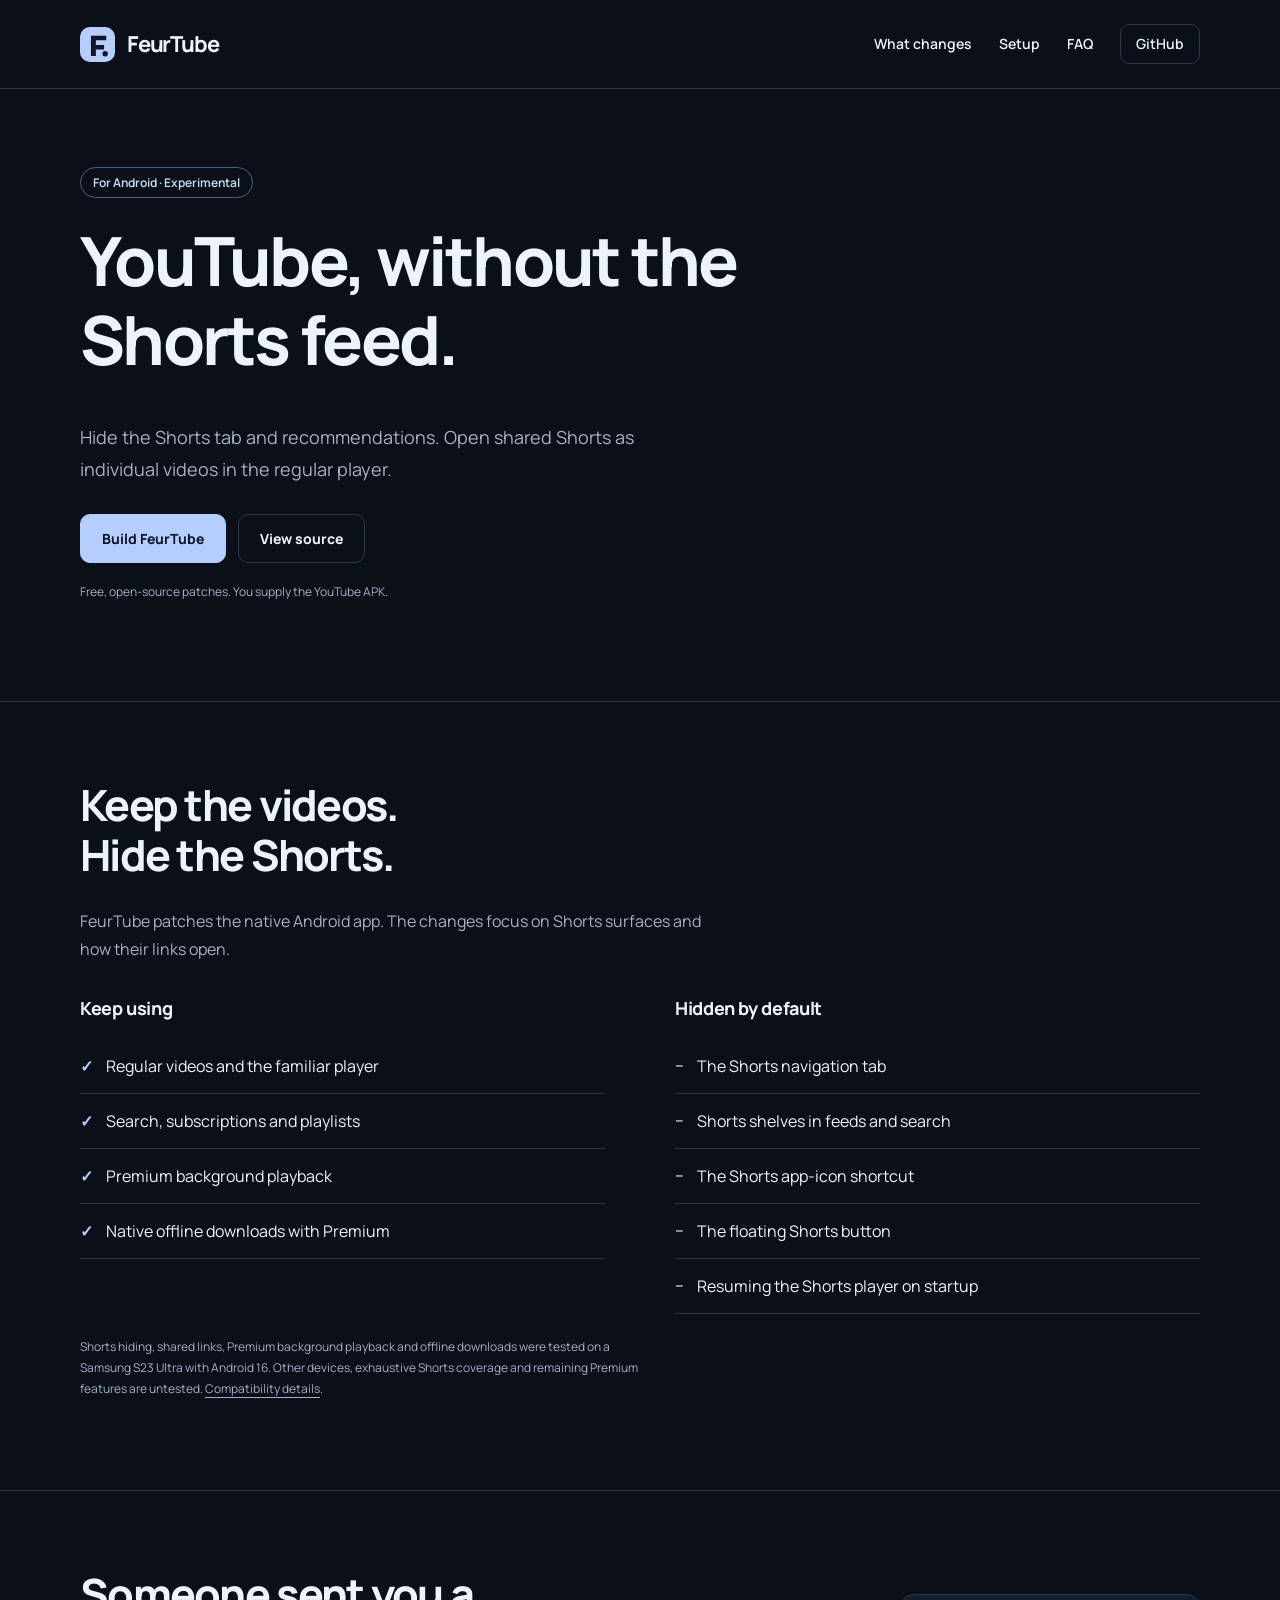
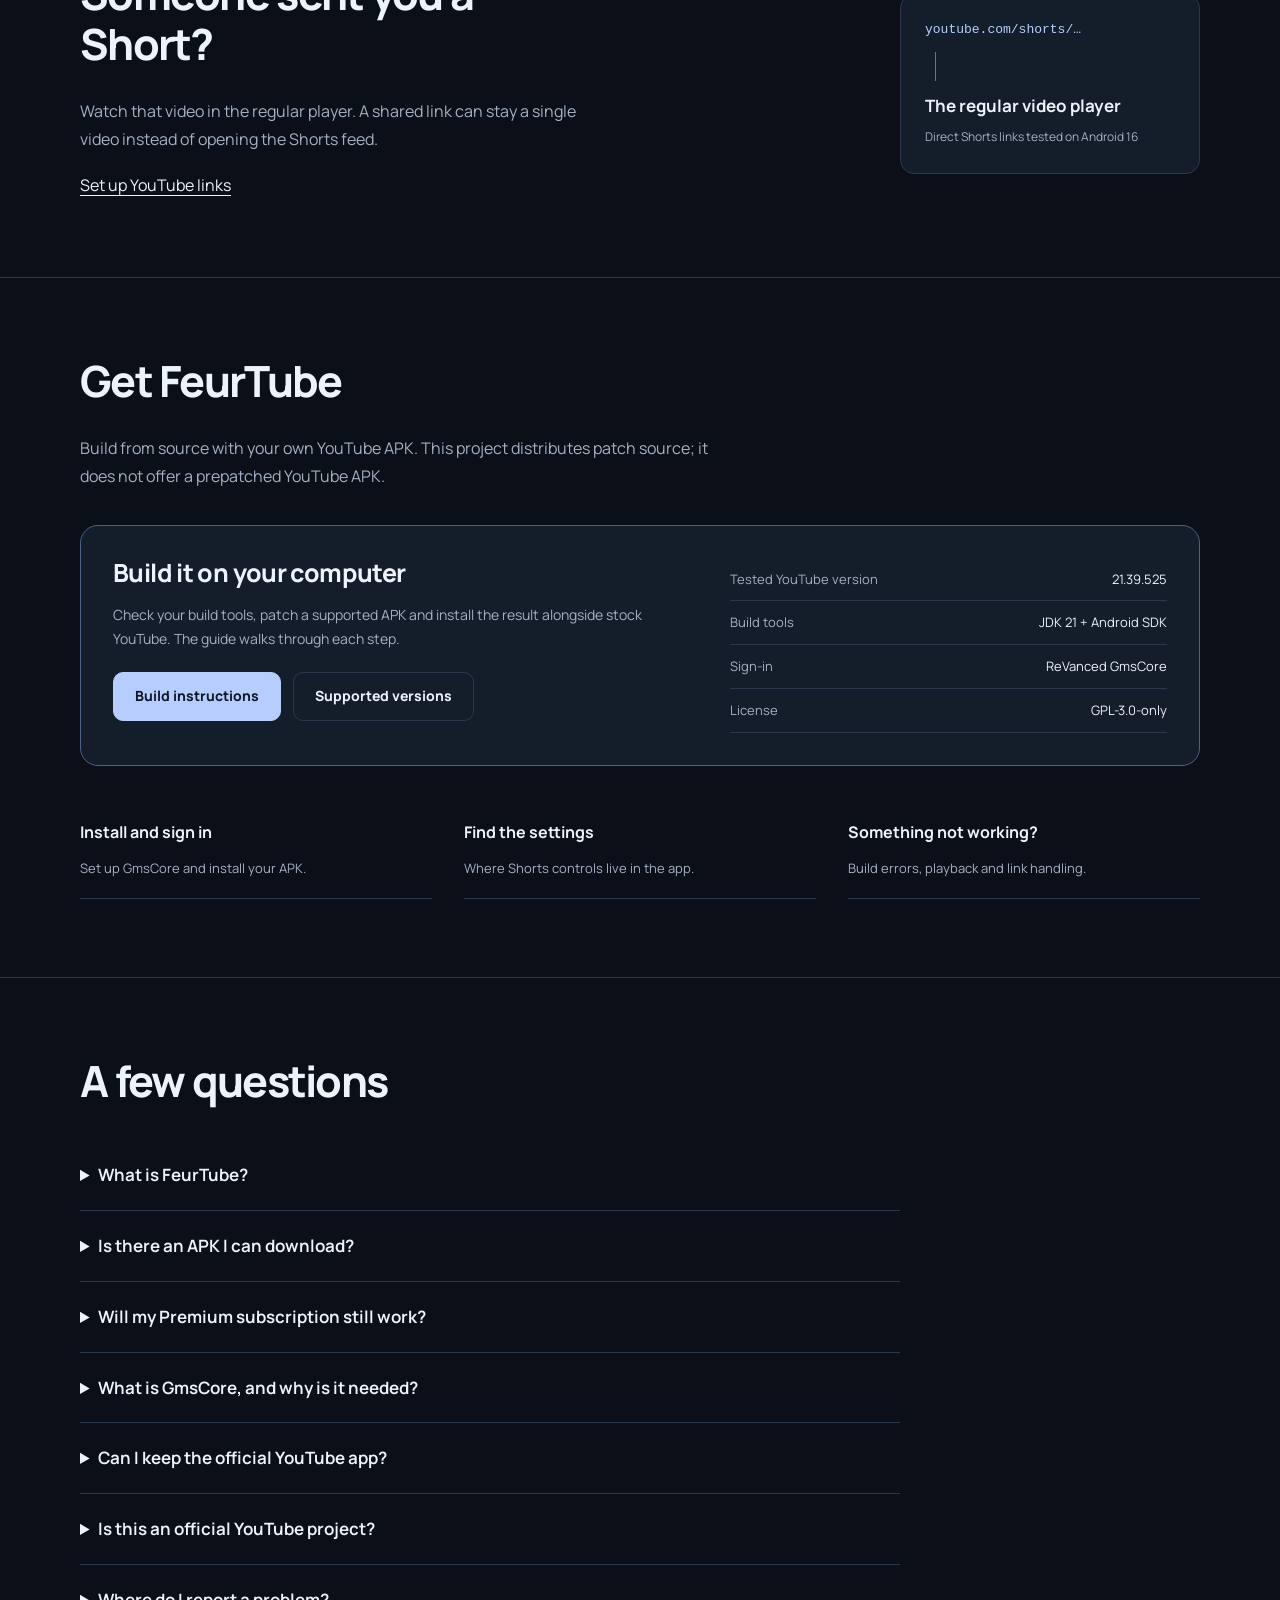
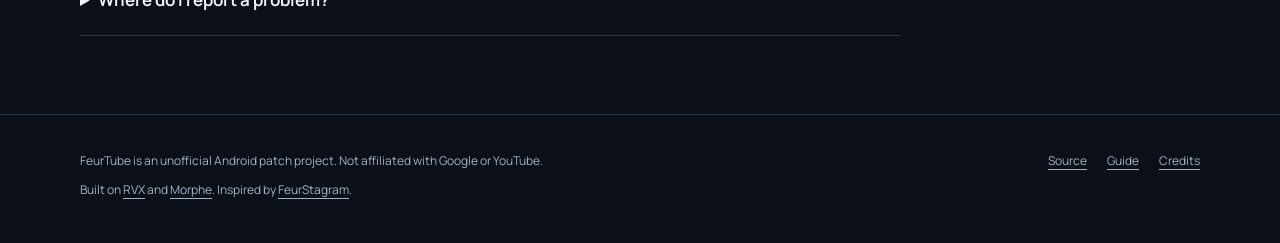
<file: site/index.html>
<!doctype html>
<html lang="en">
<head>
  <meta charset="utf-8">
  <meta name="google-site-verification" content="E7gpkN8gP3_OJNe2tHcr9sMkawAEkk4DOzpvRHQS8fg" />
  <meta name="viewport" content="width=device-width, initial-scale=1">
  <title>FeurTube — YouTube without the Shorts feed</title>
  <meta name="description" content="Hide YouTube Shorts on Android and open shared Shorts in the regular player. FeurTube is an experimental, open-source patch project.">
  <link rel="canonical" href="https://sal0-h.github.io/feurtube/">
  <meta property="og:title" content="FeurTube — YouTube without the Shorts feed">
  <meta property="og:description" content="Regular videos, subscriptions and playlists. Shared Shorts in the regular player. An open-source Android patch project.">
  <meta property="og:type" content="website">
  <meta property="og:url" content="https://sal0-h.github.io/feurtube/">
  <meta property="og:image" content="https://sal0-h.github.io/feurtube/assets/social.png">
  <meta property="og:image:width" content="1200">
  <meta property="og:image:height" content="630">
  <meta property="og:image:alt" content="FeurTube. YouTube without the Shorts feed.">
  <meta name="twitter:card" content="summary_large_image">
  <meta name="theme-color" content="#0b1018">
  <link rel="icon" href="assets/icon.svg" type="image/svg+xml">
  <link rel="stylesheet" href="assets/site.css">
</head>
<body>
  <a class="skip" href="#main">Skip to content</a>
  <header class="site-header"><div class="wrap header-inner">
    <a class="brand" href="./"><img src="assets/icon.svg" width="35" height="35" alt="">FeurTube</a>
    <nav class="nav" aria-label="Main navigation"><a class="wide-only" href="#changes">What changes</a><a href="guide.html">Setup</a><a href="#faq">FAQ</a><a class="source-link" href="https://github.com/sal0-h/feurtube">GitHub</a></nav>
  </div></header>
  <main id="main">
    <section class="wrap hero">
      <div class="hero-copy">
        <span class="tag">For Android · Experimental</span>
        <h1>YouTube, without the Shorts feed.</h1>
        <p>Hide the Shorts tab and recommendations. Open shared Shorts as individual videos in the regular player.</p>
        <div class="actions"><a class="button primary" href="guide.html#build">Build FeurTube</a><a class="button" href="https://github.com/sal0-h/feurtube">View source</a></div>
        <p class="small">Free, open-source patches. You supply the YouTube APK.</p>
      </div>
    </section>
    <section class="section" id="changes"><div class="wrap">
      <div class="section-head"><h2>Keep the videos.<br>Hide the Shorts.</h2><p>FeurTube patches the native Android app. The changes focus on Shorts surfaces and how their links open.</p></div>
      <div class="feature-ledger">
        <div><h3>Keep using</h3><ul class="feature-list"><li>Regular videos and the familiar player</li><li>Search, subscriptions and playlists</li><li>Premium background playback</li><li>Native offline downloads with Premium</li></ul></div>
        <div><h3>Hidden by default</h3><ul class="feature-list hidden-list"><li>The Shorts navigation tab</li><li>Shorts shelves in feeds and search</li><li>The Shorts app-icon shortcut</li><li>The floating Shorts button</li><li>Resuming the Shorts player on startup</li></ul></div>
      </div>
      <p class="testing-note">Shorts hiding, shared links, Premium background playback and offline downloads were tested on a Samsung S23 Ultra with Android 16. Other devices, exhaustive Shorts coverage and remaining Premium features are untested. <a href="guide.html#compatibility">Compatibility details</a>.</p>
    </div></section>
    <section class="section"><div class="wrap shared-link">
      <div><h2>Someone sent you a Short?</h2><p>Watch that video in the regular player. A shared link can stay a single video instead of opening the Shorts feed.</p><a href="guide.html#links">Set up YouTube links</a></div>
      <div class="link-route"><code>youtube.com/shorts/…</code><hr><strong>The regular video player</strong><small>Direct Shorts links tested on Android 16</small></div>
    </div></section>
    <section class="section" id="releases"><div class="wrap">
      <div class="section-head"><h2>Get FeurTube</h2><p>Build from source with your own YouTube APK. This project distributes patch source; it does not offer a prepatched YouTube APK.</p></div>
      <div class="release-panel"><div><h3>Build it on your computer</h3><p>Check your build tools, patch a supported APK and install the result alongside stock YouTube. The guide walks through each step.</p><div class="actions"><a class="button primary" href="guide.html#build">Build instructions</a><a class="button" href="guide.html#compatibility">Supported versions</a></div></div><dl class="release-meta"><div><dt>Tested YouTube version</dt><dd data-youtube-version="21.39.525">21.39.525</dd></div><div><dt>Build tools</dt><dd>JDK 21 + Android SDK</dd></div><div><dt>Sign-in</dt><dd>ReVanced GmsCore</dd></div><div><dt>License</dt><dd>GPL-3.0-only</dd></div></dl></div>
      <div class="guide-links"><a class="guide-link" href="guide.html#install"><strong>Install and sign in</strong><span>Set up GmsCore and install your APK.</span></a><a class="guide-link" href="guide.html#settings"><strong>Find the settings</strong><span>Where Shorts controls live in the app.</span></a><a class="guide-link" href="guide.html#help"><strong>Something not working?</strong><span>Build errors, playback and link handling.</span></a></div>
    </div></section>
    <section class="section" id="faq"><div class="wrap"><div class="section-head"><h2>A few questions</h2></div><div class="faq">
      <details><summary>What is FeurTube?</summary><p>An open-source patch project for Android YouTube. It uses Morphe and RVX patches, with a small FeurTube policy that hides Shorts by default and routes shared Shorts to the regular player.</p></details>
      <details><summary>Is there an APK I can download?</summary><p>There is no public prepatched APK. Use the local build guide with a supported YouTube APK.</p></details>
      <details><summary>Will my Premium subscription still work?</summary><p>Background playback and native offline downloads worked with Premium on the first test device. That does not establish compatibility with every Premium feature. PiP, casting, enhanced bitrate and other features still need broader testing.</p></details>
      <details><summary>What is GmsCore, and why is it needed?</summary><p>ReVanced GmsCore is a microG fork that supplies Google-service compatibility to the modified app without root. It runs beside your existing Google Play Services and participates in sign-in and token handling. Read the <a href="guide.html#trust">trust notes</a> before signing in.</p></details>
      <details><summary>Can I keep the official YouTube app?</summary><p>Yes. FeurTube uses a separate package, app.feurtube.android. It can be installed alongside stock YouTube. Set supported-link preferences to choose which app opens shared YouTube links.</p></details>
      <details><summary>Is this an official YouTube project?</summary><p>No. FeurTube is independent of Google and YouTube.</p></details>
      <details><summary>Where do I report a problem?</summary><p>Use the <a href="https://github.com/sal0-h/feurtube/issues/new/choose">bug-report forms</a> for build or app problems. Include the YouTube and Android versions and steps to reproduce. Report security vulnerabilities through <a href="https://github.com/sal0-h/feurtube/security/advisories/new">GitHub’s private reporting form</a>. Keep account details, tokens and raw phone logs out of public reports.</p></details>
    </div></div></section>
  </main>
  <footer class="site-footer"><div class="wrap footer-row"><div><p>FeurTube is an unofficial Android patch project. Not affiliated with Google or YouTube.</p><p>Built on <a href="https://github.com/anddea/revanced-patches">RVX</a> and <a href="https://github.com/MorpheApp/morphe-desktop">Morphe</a>. Inspired by <a href="https://jean-voila.github.io/FeurStagram/">FeurStagram</a>.</p></div><div class="footer-links"><a href="https://github.com/sal0-h/feurtube">Source</a><a href="guide.html">Guide</a><a href="https://github.com/sal0-h/feurtube/blob/main/NOTICE">Credits</a></div></div></footer>
</body>
</html>
</file>
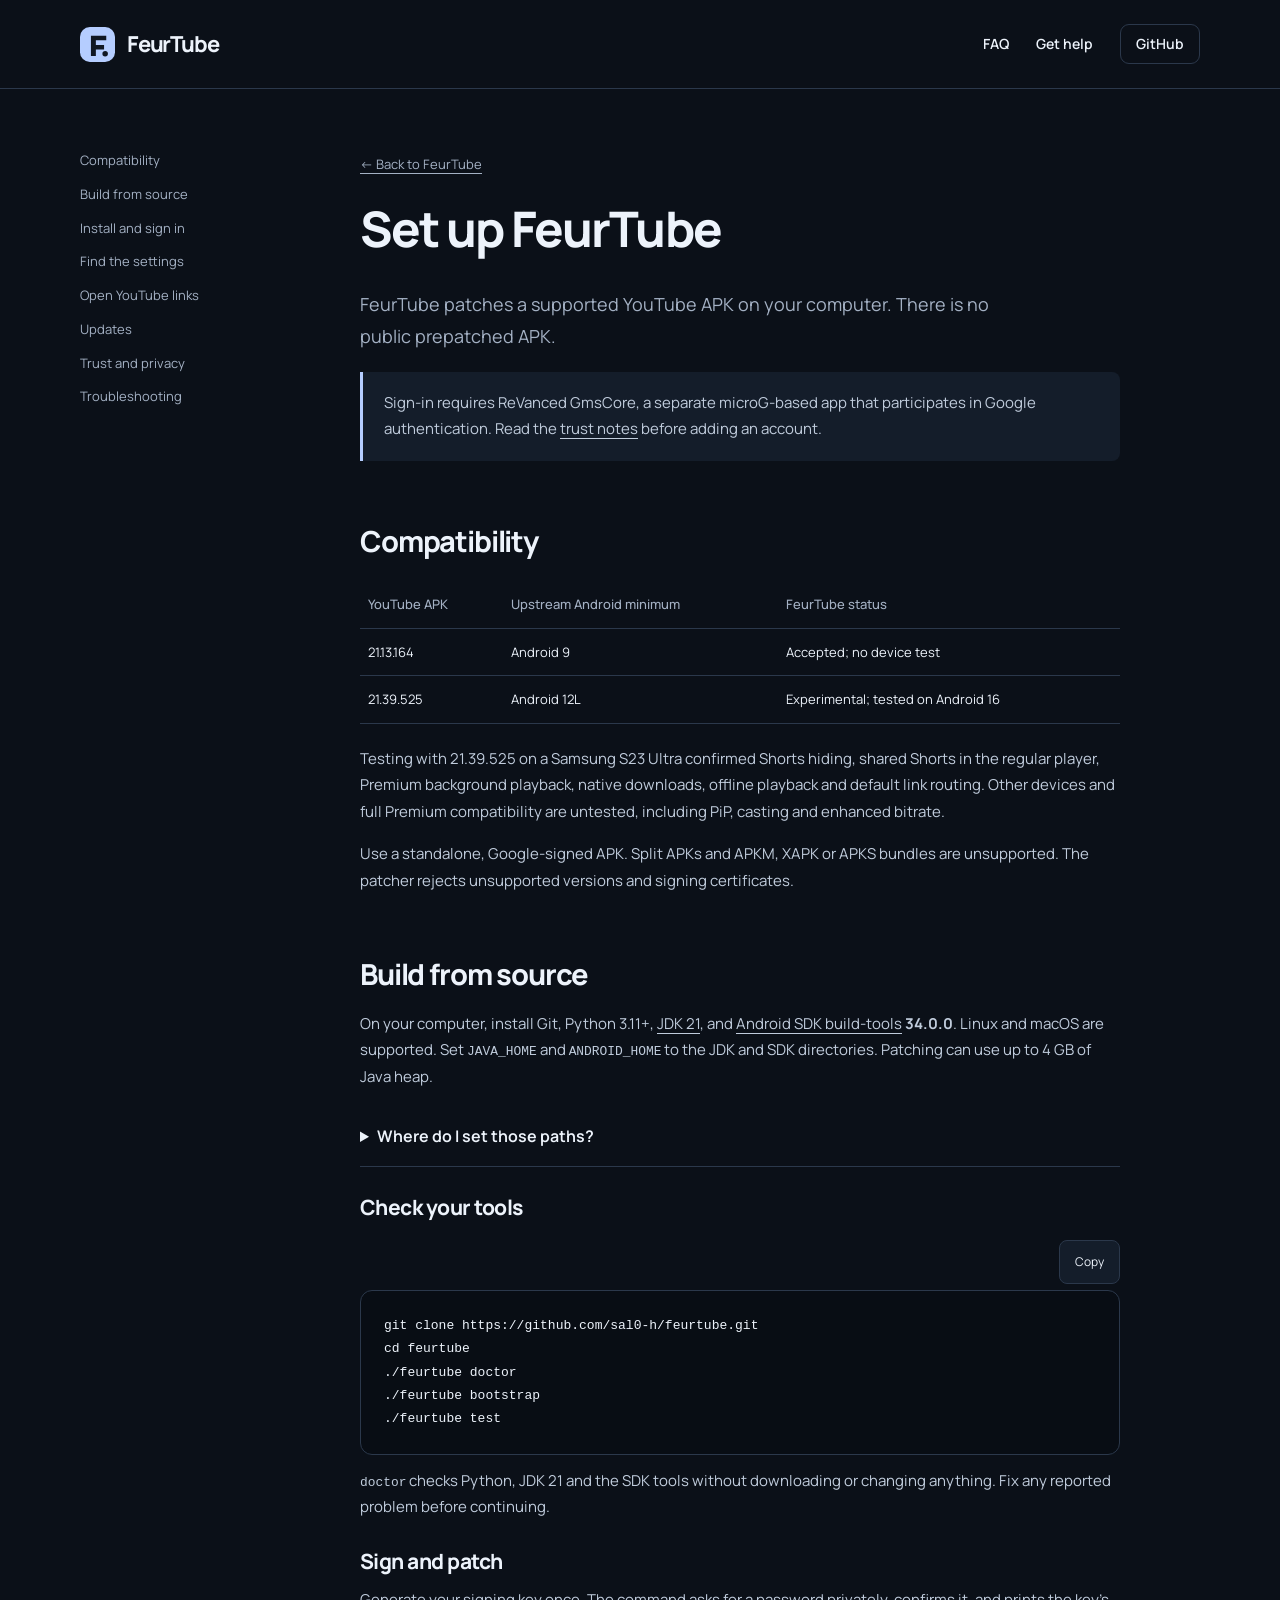
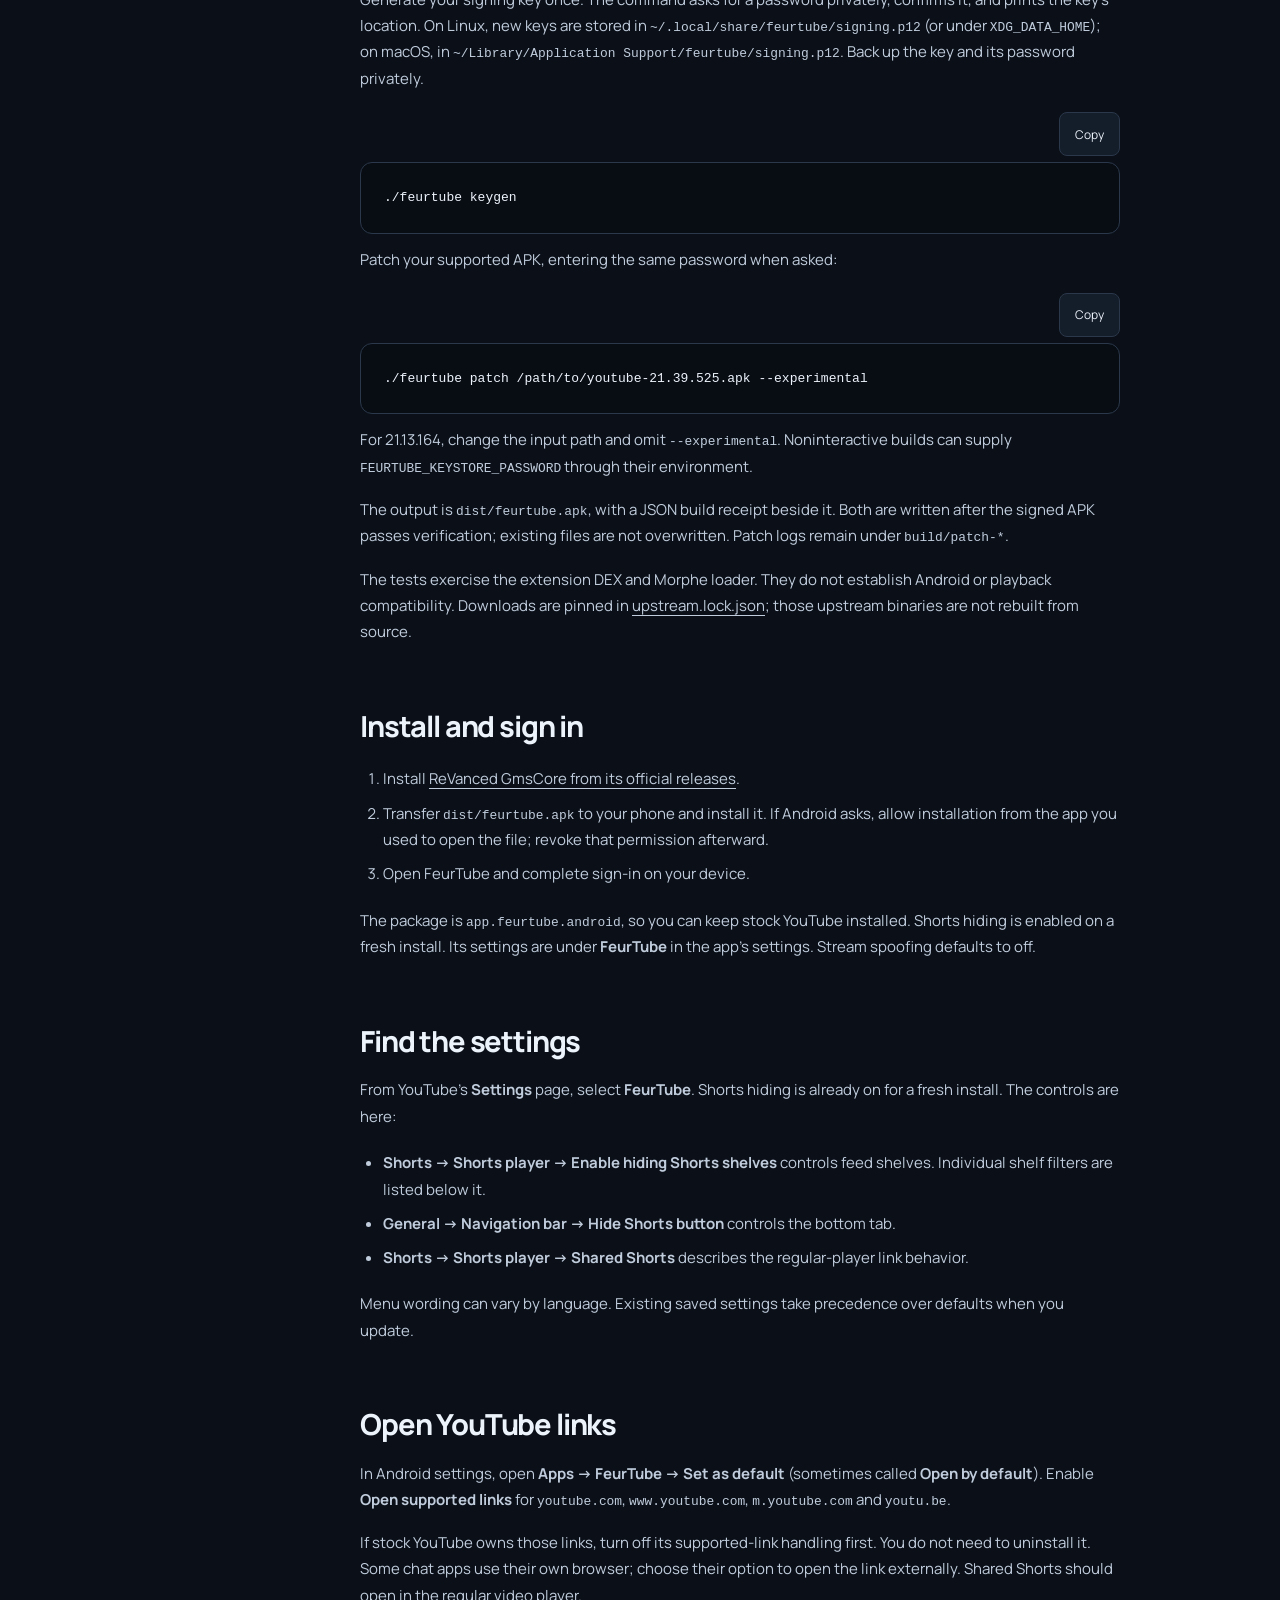
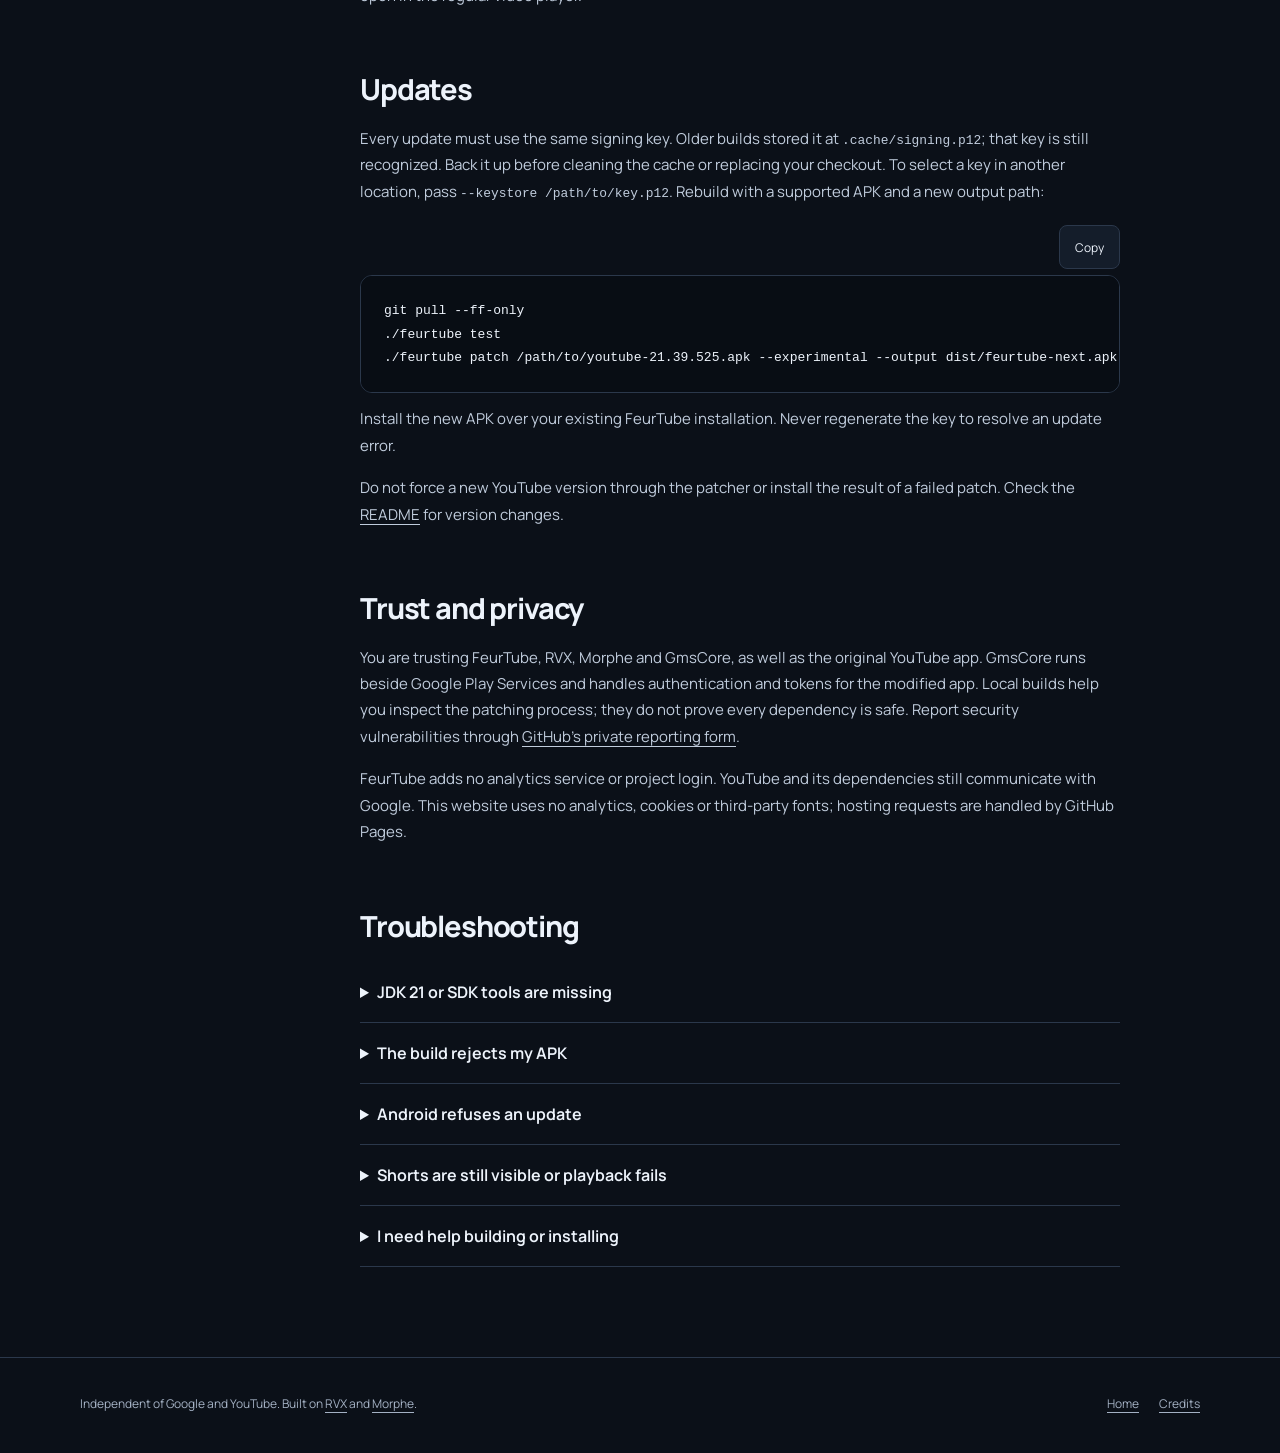
<file: site/guide.html>
<!doctype html>
<html lang="en">
<head>
  <meta charset="utf-8">
  <meta name="viewport" content="width=device-width, initial-scale=1">
  <title>Setup guide — FeurTube</title>
  <meta name="description" content="Build FeurTube locally, install GmsCore, and set up YouTube links. Supported APK versions, tested behavior and trust considerations.">
  <link rel="canonical" href="https://sal0-h.github.io/feurtube/guide.html">
  <meta property="og:title" content="Set up FeurTube">
  <meta property="og:description" content="Build locally, install alongside YouTube, and set up shared links.">
  <meta property="og:type" content="website">
  <meta property="og:url" content="https://sal0-h.github.io/feurtube/guide.html">
  <meta property="og:image" content="https://sal0-h.github.io/feurtube/assets/social.png">
  <meta property="og:image:alt" content="FeurTube. YouTube without the Shorts feed.">
  <meta name="twitter:card" content="summary_large_image">
  <meta name="theme-color" content="#0b1018">
  <link rel="icon" href="assets/icon.svg" type="image/svg+xml">
  <link rel="stylesheet" href="assets/site.css">
  <script src="assets/guide.js" defer></script>
</head>
<body>
  <a class="skip" href="#main">Skip to content</a>
  <header class="site-header"><div class="wrap header-inner">
    <a class="brand" href="./"><img src="assets/icon.svg" width="35" height="35" alt="">FeurTube</a>
    <nav class="nav" aria-label="Main navigation"><a href="./#faq">FAQ</a><a href="#help">Get help</a><a class="source-link" href="https://github.com/sal0-h/feurtube">GitHub</a></nav>
  </div></header>
  <main class="wrap guide-layout" id="main">
    <nav class="guide-nav" aria-label="On this page">
      <a href="#compatibility">Compatibility</a>
      <a href="#build">Build from source</a>
      <a href="#install">Install and sign in</a>
      <a href="#settings">Find the settings</a>
      <a href="#links">Open YouTube links</a>
      <a href="#updates">Updates</a>
      <a href="#trust">Trust and privacy</a>
      <a href="#help">Troubleshooting</a>
    </nav>
    <article class="guide-body">
      <a class="back-link" href="./">← Back to FeurTube</a>
      <h1>Set up FeurTube</h1>
      <p class="intro">FeurTube patches a supported YouTube APK on your computer. There is no public prepatched APK.</p>
      <p class="notice">Sign-in requires ReVanced GmsCore, a separate microG-based app that participates in Google authentication. Read the <a href="#trust">trust notes</a> before adding an account.</p>

      <section id="compatibility">
        <h2>Compatibility</h2>
        <table class="compatibility">
          <thead><tr><th scope="col">YouTube APK</th><th scope="col">Upstream Android minimum</th><th scope="col">FeurTube status</th></tr></thead>
          <tbody>
            <tr data-youtube-version="21.13.164" data-experimental="false"><td>21.13.164</td><td>Android 9</td><td>Accepted; no device test</td></tr>
            <tr data-youtube-version="21.39.525" data-experimental="true"><td>21.39.525</td><td>Android 12L</td><td>Experimental; tested on Android 16</td></tr>
          </tbody>
        </table>
        <p>Testing with 21.39.525 on a Samsung S23 Ultra confirmed Shorts hiding, shared Shorts in the regular player, Premium background playback, native downloads, offline playback and default link routing. Other devices and full Premium compatibility are untested, including PiP, casting and enhanced bitrate.</p>
        <p>Use a standalone, Google-signed APK. Split APKs and APKM, XAPK or APKS bundles are unsupported. The patcher rejects unsupported versions and signing certificates.</p>
      </section>

      <section id="build">
        <h2>Build from source</h2>
        <p>On your computer, install Git, Python 3.11+, <a href="https://adoptium.net/temurin/releases/?version=21">JDK 21</a>, and <a href="https://developer.android.com/studio/intro/update#sdk-manager">Android SDK build-tools</a> <strong>34.0.0</strong>. Linux and macOS are supported. Set <code>JAVA_HOME</code> and <code>ANDROID_HOME</code> to the JDK and SDK directories. Patching can use up to 4 GB of Java heap.</p>
        <details><summary>Where do I set those paths?</summary><p>Set them in the terminal you use to build. Replace these example paths with your own installations:</p><pre><code>export JAVA_HOME="/path/to/jdk-21"
export ANDROID_HOME="/path/to/android-sdk"</code></pre><p>In Android Studio, open <strong>Tools → SDK Manager</strong> to find the SDK location. Under <strong>SDK Tools</strong>, enable <strong>Show Package Details</strong> and select build-tools 34.0.0.</p></details>
        <h3>Check your tools</h3>
        <pre data-copy-label="Copy tool-check commands"><code>git clone https://github.com/sal0-h/feurtube.git
cd feurtube
./feurtube doctor
./feurtube bootstrap
./feurtube test</code></pre>
        <p><code>doctor</code> checks Python, JDK 21 and the SDK tools without downloading or changing anything. Fix any reported problem before continuing.</p>
        <h3>Sign and patch</h3>
        <p>Generate your signing key once. The command asks for a password privately, confirms it, and prints the key’s location. On Linux, new keys are stored in <code>~/.local/share/feurtube/signing.p12</code> (or under <code>XDG_DATA_HOME</code>); on macOS, in <code>~/Library/Application Support/feurtube/signing.p12</code>. Back up the key and its password privately.</p>
        <pre data-copy-label="Copy key-generation command"><code>./feurtube keygen</code></pre>
        <p>Patch your supported APK, entering the same password when asked:</p>
        <pre data-copy-label="Copy patch command"><code>./feurtube patch /path/to/youtube-21.39.525.apk --experimental</code></pre>
        <p>For 21.13.164, change the input path and omit <code>--experimental</code>. Noninteractive builds can supply <code>FEURTUBE_KEYSTORE_PASSWORD</code> through their environment.</p>
        <p>The output is <code>dist/feurtube.apk</code>, with a JSON build receipt beside it. Both are written after the signed APK passes verification; existing files are not overwritten. Patch logs remain under <code>build/patch-*</code>.</p>
        <p>The tests exercise the extension DEX and Morphe loader. They do not establish Android or playback compatibility. Downloads are pinned in <a href="https://github.com/sal0-h/feurtube/blob/main/upstream.lock.json">upstream.lock.json</a>; those upstream binaries are not rebuilt from source.</p>
      </section>

      <section id="install">
        <h2>Install and sign in</h2>
        <ol>
          <li>Install <a href="https://github.com/ReVanced/GmsCore/releases">ReVanced GmsCore from its official releases</a>.</li>
          <li>Transfer <code>dist/feurtube.apk</code> to your phone and install it. If Android asks, allow installation from the app you used to open the file; revoke that permission afterward.</li>
          <li>Open FeurTube and complete sign-in on your device.</li>
        </ol>
        <p>The package is <code>app.feurtube.android</code>, so you can keep stock YouTube installed. Shorts hiding is enabled on a fresh install. Its settings are under <strong>FeurTube</strong> in the app’s settings. Stream spoofing defaults to off.</p>
      </section>

      <section id="settings">
        <h2>Find the settings</h2>
        <p>From YouTube’s <strong>Settings</strong> page, select <strong>FeurTube</strong>. Shorts hiding is already on for a fresh install. The controls are here:</p>
        <ul>
          <li><strong>Shorts → Shorts player → Enable hiding Shorts shelves</strong> controls feed shelves. Individual shelf filters are listed below it.</li>
          <li><strong>General → Navigation bar → Hide Shorts button</strong> controls the bottom tab.</li>
          <li><strong>Shorts → Shorts player → Shared Shorts</strong> describes the regular-player link behavior.</li>
        </ul>
        <p>Menu wording can vary by language. Existing saved settings take precedence over defaults when you update.</p>
      </section>


      <section id="links">
        <h2>Open YouTube links</h2>
        <p>In Android settings, open <strong>Apps → FeurTube → Set as default</strong> (sometimes called <strong>Open by default</strong>). Enable <strong>Open supported links</strong> for <code>youtube.com</code>, <code>www.youtube.com</code>, <code>m.youtube.com</code> and <code>youtu.be</code>.</p>
        <p>If stock YouTube owns those links, turn off its supported-link handling first. You do not need to uninstall it. Some chat apps use their own browser; choose their option to open the link externally. Shared Shorts should open in the regular video player.</p>
      </section>

      <section id="updates">
        <h2>Updates</h2>
        <p>Every update must use the same signing key. Older builds stored it at <code>.cache/signing.p12</code>; that key is still recognized. Back it up before cleaning the cache or replacing your checkout. To select a key in another location, pass <code>--keystore /path/to/key.p12</code>. Rebuild with a supported APK and a new output path:</p>
        <pre data-copy-label="Copy update commands"><code>git pull --ff-only
./feurtube test
./feurtube patch /path/to/youtube-21.39.525.apk --experimental --output dist/feurtube-next.apk</code></pre>
        <p>Install the new APK over your existing FeurTube installation. Never regenerate the key to resolve an update error.</p>
        <p>Do not force a new YouTube version through the patcher or install the result of a failed patch. Check the <a href="https://github.com/sal0-h/feurtube">README</a> for version changes.</p>
      </section>

      <section id="trust">
        <h2>Trust and privacy</h2>
        <p>You are trusting FeurTube, RVX, Morphe and GmsCore, as well as the original YouTube app. GmsCore runs beside Google Play Services and handles authentication and tokens for the modified app. Local builds help you inspect the patching process; they do not prove every dependency is safe. Report security vulnerabilities through <a href="https://github.com/sal0-h/feurtube/security/advisories/new">GitHub’s private reporting form</a>.</p>
        <p>FeurTube adds no analytics service or project login. YouTube and its dependencies still communicate with Google. This website uses no analytics, cookies or third-party fonts; hosting requests are handled by GitHub Pages.</p>
      </section>

      <section id="help">
        <h2>Troubleshooting</h2>
        <details><summary>JDK 21 or SDK tools are missing</summary><p>Run <code>./feurtube doctor</code>. Set <code>JAVA_HOME</code> to a full JDK 21, not a JRE. Install SDK build-tools 34.0.0 even if a newer version is already installed, and point <code>ANDROID_HOME</code> at the SDK root.</p></details>
        <details><summary>The build rejects my APK</summary><p>Check its exact version and that it is a standalone APK. Do not edit the compatibility check. A checksum error for a downloaded tool needs investigation before replacing the pinned hash.</p></details>
        <details><summary>Android refuses an update</summary><p>Check that you used the same signing key. A differently signed APK cannot update the existing installation. Do not remove an app or clear its data just to make a test pass.</p></details>
        <details><summary>Shorts are still visible or playback fails</summary><p>Check the <a href="#settings">FeurTube settings</a> and report the exact surface, YouTube version and Android version using the <a href="https://github.com/sal0-h/feurtube/issues/new?template=app_bug.yml">app bug form</a>. The initial device test does not cover every playback mode or entry point.</p></details>
        <details><summary>I need help building or installing</summary><p>Use the <a href="https://github.com/sal0-h/feurtube/issues/new?template=build.yml">build and installation form</a>. Include the command that failed, your computer’s OS and the error message. Keep APKs, signing keys, account details, tokens, raw phone logs and authentication screenshots private.</p></details>
      </section>
    </article>
  </main>
  <footer class="site-footer"><div class="wrap footer-row"><p>Independent of Google and YouTube. Built on <a href="https://github.com/anddea/revanced-patches">RVX</a> and <a href="https://github.com/MorpheApp/morphe-desktop">Morphe</a>.</p><div class="footer-links"><a href="./">Home</a><a href="https://github.com/sal0-h/feurtube/blob/main/NOTICE">Credits</a></div></div></footer>
</body>
</html>
</file>
<file: site/assets/site.css>
@font-face {
  font-family:Manrope;
  src:url(manrope.ttf) format("truetype");
  font-weight:200 800;
  font-display:swap;
}

:root {
  color-scheme:dark;
  --bg:#0b1018;
  --surface:#141d2a;
  --ink:#edf3fb;
  --muted:#a4b1c4;
  --accent:#b5cdff;
  --line:#2b384b;
  --content:1120px;
}

* {
  box-sizing:border-box;
}

html {
  scroll-behavior:smooth;
  scroll-padding-top:100px;
}

body {
  margin:0;
  background:var(--bg);
  color:var(--ink);
  font:16px/1.75 Manrope,Arial,sans-serif;
}

a {
  color:inherit;
  text-underline-offset:4px;
}

a:hover {
  color:var(--accent);
}

button,input {
  font:inherit;
}

img,svg {
  display:block;
  max-width:100%;
}

p {
  margin:0 0 1.1em;
}

h1,h2,h3 {
  line-height:1.16;
  font-weight:750;
  margin:0 0 .65em;
  letter-spacing:-.04em;
}

h1 {
  font-size:clamp(42px,5.3vw,68px);
}

h2 {
  font-size:clamp(30px,3.6vw,43px);
}

h3 {
  font-size:21px;
  letter-spacing:-.025em;
}

code,pre {
  font-family:ui-monospace,SFMono-Regular,Consolas,monospace;
}

code {
  font-size:.86em;
  overflow-wrap:anywhere;
}

pre {
  padding:23px;
  border:1px solid var(--line);
  border-radius:12px;
  background:#080d14;
  overflow:auto;
  line-height:1.8;
  font-size:13px;
}

pre code {
  font-size:inherit;
  overflow-wrap:normal;
}

.wrap {
  width:min(var(--content),calc(100% - 56px));
  margin-inline:auto;
}

.skip {
  position:fixed;
  left:20px;
  top:-100px;
  z-index:10;
  padding:8px 16px;
  background:var(--accent);
  color:var(--bg);
}

.skip:focus {
  top:12px;
}

:focus-visible {
  outline:3px solid var(--accent);
  outline-offset:5px;
}

.site-header {
  border-bottom:1px solid var(--line);
}

.header-inner {
  min-height:88px;
  display:flex;
  align-items:center;
  justify-content:space-between;
  gap:28px;
}

.brand {
  display:inline-flex;
  align-items:center;
  gap:12px;
  font-size:22px;
  font-weight:750;
  letter-spacing:-.055em;
  text-decoration:none;
  white-space:nowrap;
}

.brand img {
  width:35px;
  height:35px;
}

.nav {
  display:flex;
  gap:27px;
  align-items:center;
  font-size:14px;
  font-weight:600;
}

.nav a {
  text-decoration:none;
}

.nav .source-link {
  border:1px solid var(--line);
  border-radius:9px;
  padding:7px 15px;
}

.hero {
  display:block;
  padding-block:78px 85px;
}

.hero-copy {
  max-width:760px;
}

.hero-copy p {
  font-size:18px;
  color:var(--muted);
  max-width:580px;
}

.hero h1 {
  max-width:760px;
}

.tag {
  display:inline-block;
  margin-bottom:23px;
  padding:4px 12px;
  border:1px solid #4a6081;
  border-radius:20px;
  font-size:12px;
  color:#c4d6f6;
  font-weight:650;
}

.actions {
  display:flex;
  flex-wrap:wrap;
  gap:12px;
  margin-top:29px;
}

.button {
  display:inline-flex;
  justify-content:center;
  align-items:center;
  min-height:49px;
  padding:11px 21px;
  border-radius:10px;
  border:1px solid var(--line);
  font-size:14px;
  font-weight:750;
  text-decoration:none;
  line-height:1.4;
}

.button.primary {
  background:var(--accent);
  border-color:var(--accent);
  color:#101723;
}

.button.primary:hover {
  background:#d0deff;
}

.hero-copy .small {
  font-size:12px;
  margin-top:18px;
  color:var(--muted);
}

.small {
  font-size:13px;
  color:var(--muted);
}

.section {
  padding-block:78px;
  border-top:1px solid var(--line);
}

.section-head {
  max-width:690px;
  margin-bottom:35px;
}

.section-head p {
  color:var(--muted);
  max-width:65ch;
}

.feature-ledger {
  display:grid;
  grid-template-columns:1fr 1fr;
  gap:70px;
}

.feature-ledger h3 {
  font-size:18px;
  letter-spacing:-.02em;
  margin-bottom:20px;
}

.feature-list {
  padding:0;
  margin:0;
  list-style:none;
}

.feature-list li {
  padding:13px 0;
  border-bottom:1px solid var(--line);
  display:flex;
  gap:13px;
  align-items:baseline;
}

.feature-list li:before {
  content:"✓";
  font-weight:750;
  color:var(--accent);
}

.feature-list.hidden-list li:before {
  content:"−";
  color:var(--muted);
}

.feature-list small {
  display:block;
  color:var(--muted);
  font-size:12px;
}

.testing-note {
  font-size:12px;
  color:var(--muted);
  margin-top:22px;
  max-width:80ch;
}

.shared-link {
  display:flex;
  align-items:center;
  justify-content:space-between;
  gap:50px;
}

.shared-link>div {
  max-width:530px;
}

.shared-link p {
  color:var(--muted);
}

.link-route {
  border:1px solid var(--line);
  border-radius:14px;
  padding:24px;
  min-width:300px;
  background:var(--surface);
}

.link-route code {
  display:block;
  font-size:13px;
  color:var(--accent);
}

.link-route hr {
  border:0;
  border-left:1px solid #607597;
  height:29px;
  margin:10px 0 10px 10px;
}

.link-route strong {
  font-size:17px;
  display:block;
}

.link-route small {
  color:var(--muted);
  font-size:12px;
}

.release-panel {
  display:grid;
  grid-template-columns:1.3fr 1fr;
  gap:50px;
  padding:32px;
  border:1px solid #4c6183;
  border-radius:18px;
  background:var(--surface);
}

.release-panel h3 {
  font-size:25px;
}

.release-panel p {
  font-size:14px;
  color:var(--muted);
}

.release-panel .actions {
  margin-top:20px;
}

.release-meta {
  margin:0;
  align-self:center;
}

.release-meta div {
  display:flex;
  justify-content:space-between;
  gap:20px;
  padding:10px 0;
  border-bottom:1px solid var(--line);
  font-size:13px;
}

.release-meta dt {
  color:var(--muted);
}

.release-meta dd {
  margin:0;
  text-align:right;
}

.guide-links {
  display:grid;
  grid-template-columns:repeat(3,1fr);
  gap:32px;
  margin-top:35px;
}

.guide-link {
  display:block;
  text-decoration:none;
  padding-block:17px;
  border-bottom:1px solid var(--line);
}

.guide-link strong {
  display:block;
  font-size:16px;
  margin-bottom:7px;
}

.guide-link span {
  font-size:13px;
  color:var(--muted);
}

.faq {
  max-width:820px;
}

.faq details {
  border-bottom:1px solid var(--line);
  padding:20px 0;
}

.faq summary {
  font-size:17px;
  font-weight:650;
  cursor:pointer;
  padding-right:25px;
}

.faq details p {
  color:var(--muted);
  font-size:14px;
  max-width:72ch;
  margin:16px 0 0;
}

.site-footer {
  padding:35px 0;
  border-top:1px solid var(--line);
  font-size:12px;
  color:var(--muted);
}

.footer-row {
  display:flex;
  justify-content:space-between;
  gap:35px;
  align-items:start;
}

.footer-row p {
  max-width:570px;
  margin-bottom:8px;
}

.footer-links {
  display:flex;
  gap:20px;
  flex-wrap:wrap;
}

.footer-links a {
  white-space:nowrap;
}

.guide-layout {
  display:grid;
  grid-template-columns:210px minmax(0,1fr);
  gap:70px;
  padding-block:60px 90px;
}

.guide-nav {
  position:sticky;
  top:25px;
  align-self:start;
  display:flex;
  flex-direction:column;
  gap:11px;
  font-size:13px;
}

.guide-nav a {
  text-decoration:none;
  color:var(--muted);
}

.guide-nav a:hover {
  color:var(--accent);
}

.guide-body {
  min-width:0;
  width:100%;
  max-width:760px;
}

.guide-body>h1 {
  font-size:clamp(35px,5vw,49px);
}

.guide-body .intro {
  font-size:18px;
  color:var(--muted);
  max-width:62ch;
}

.guide-body section {
  padding-top:48px;
  scroll-margin-top:15px;
}

.guide-body section>h2 {
  font-size:29px;
}

.guide-body h3 {
  margin-top:28px;
}

.code-controls {
  display:flex;
  align-items:center;
  justify-content:flex-end;
  gap:14px;
  margin-top:20px;
  color:var(--muted);
  font-size:12px;
}

.code-controls button {
  min-height:44px;
  padding:6px 15px;
  border:1px solid var(--line);
  border-radius:8px;
  background:var(--surface);
  color:var(--ink);
  cursor:pointer;
}

.code-controls button:hover {
  border-color:var(--accent);
}

pre.with-copy {
  margin-top:6px;
}

.guide-body p,.guide-body li {
  font-size:15px;
  color:#c0ccdc;
}

.guide-body li {
  padding:4px 0;
}

.guide-body ol,.guide-body ul {
  padding-left:23px;
}

.notice {
  padding:18px 21px;
  border-left:3px solid var(--accent);
  background:var(--surface);
  border-radius:0 8px 8px 0;
  font-size:14px;
  color:#c3d0e3;
}

.compatibility {
  width:100%;
  border-collapse:collapse;
  margin:22px 0;
  font-size:13px;
}

.compatibility th,.compatibility td {
  padding:12px 8px;
  border-bottom:1px solid var(--line);
  text-align:left;
}

.compatibility th {
  color:var(--muted);
  font-weight:500;
}

.guide-body details {
  border-bottom:1px solid var(--line);
  padding:16px 0;
}

.guide-body summary {
  font-weight:650;
  cursor:pointer;
}

.guide-body details p {
  margin-top:10px;
}

.back-link {
  display:inline-block;
  margin-bottom:25px;
  font-size:13px;
  color:var(--muted);
}

@media(max-width:900px) {
  .hero h1 {
    font-size:49px;
  }
  .feature-ledger {
    gap:35px;
  }
  .guide-layout {
    gap:35px;
    grid-template-columns:170px minmax(0,1fr);
  }
}

@media(max-width:700px) {
  .wrap {
    width:calc(100% - 36px);
  }
  .header-inner {
    min-height:72px;
    gap:15px;
    flex-wrap:wrap;
    padding-block:17px;
  }
  .brand {
    font-size:20px;
  }
  .brand img {
    width:30px;
    height:30px;
  }
  .nav {
    gap:17px;
    font-size:12px;
  }
  .nav .source-link {
    padding:5px 10px;
  }
  .nav .wide-only {
    display:none;
  }
  .hero {
    padding-block:48px 55px;
  }
  .hero h1 {
    font-size:43px;
    max-width:520px;
  }
  .hero-copy p {
    font-size:16px;
  }
  .hero-copy .small {
    font-size:11px;
  }
  .section {
    padding-block:48px;
  }
  .feature-ledger {
    grid-template-columns:1fr;
    gap:34px;
  }
  .feature-list li {
    font-size:14px;
  }
  .shared-link {
    display:block;
  }
  .link-route {
    margin-top:28px;
    min-width:0;
  }
  .release-panel {
    grid-template-columns:1fr;
    gap:15px;
    padding:23px;
  }
  .guide-links {
    grid-template-columns:1fr;
    gap:0;
    margin-top:20px;
  }
  .faq summary {
    font-size:15px;
  }
  .footer-row {
    display:block;
  }
  .footer-links {
    margin-top:20px;
  }
  .guide-layout {
    grid-template-columns:minmax(0,1fr);
    gap:30px;
    padding-top:28px;
  }
  .guide-nav {
    position:static;
    flex-direction:row;
    flex-wrap:wrap;
    gap:8px 19px;
    padding-bottom:22px;
    border-bottom:1px solid var(--line);
  }
  .guide-body>h1 {
    font-size:38px;
  }
  .guide-body section {
    padding-top:35px;
  }
  .compatibility {
    font-size:11px;
  }
  pre {
    font-size:11px;
    padding:16px;
  }
  .actions .button {
    min-height:47px;
  }
  .tag {
    margin-bottom:20px;
  }
}

@media(prefers-reduced-motion:reduce) {
  html {
    scroll-behavior:auto;
  }
  * {
    animation:none!important;
    transition:none!important;
  }
}
</file>
